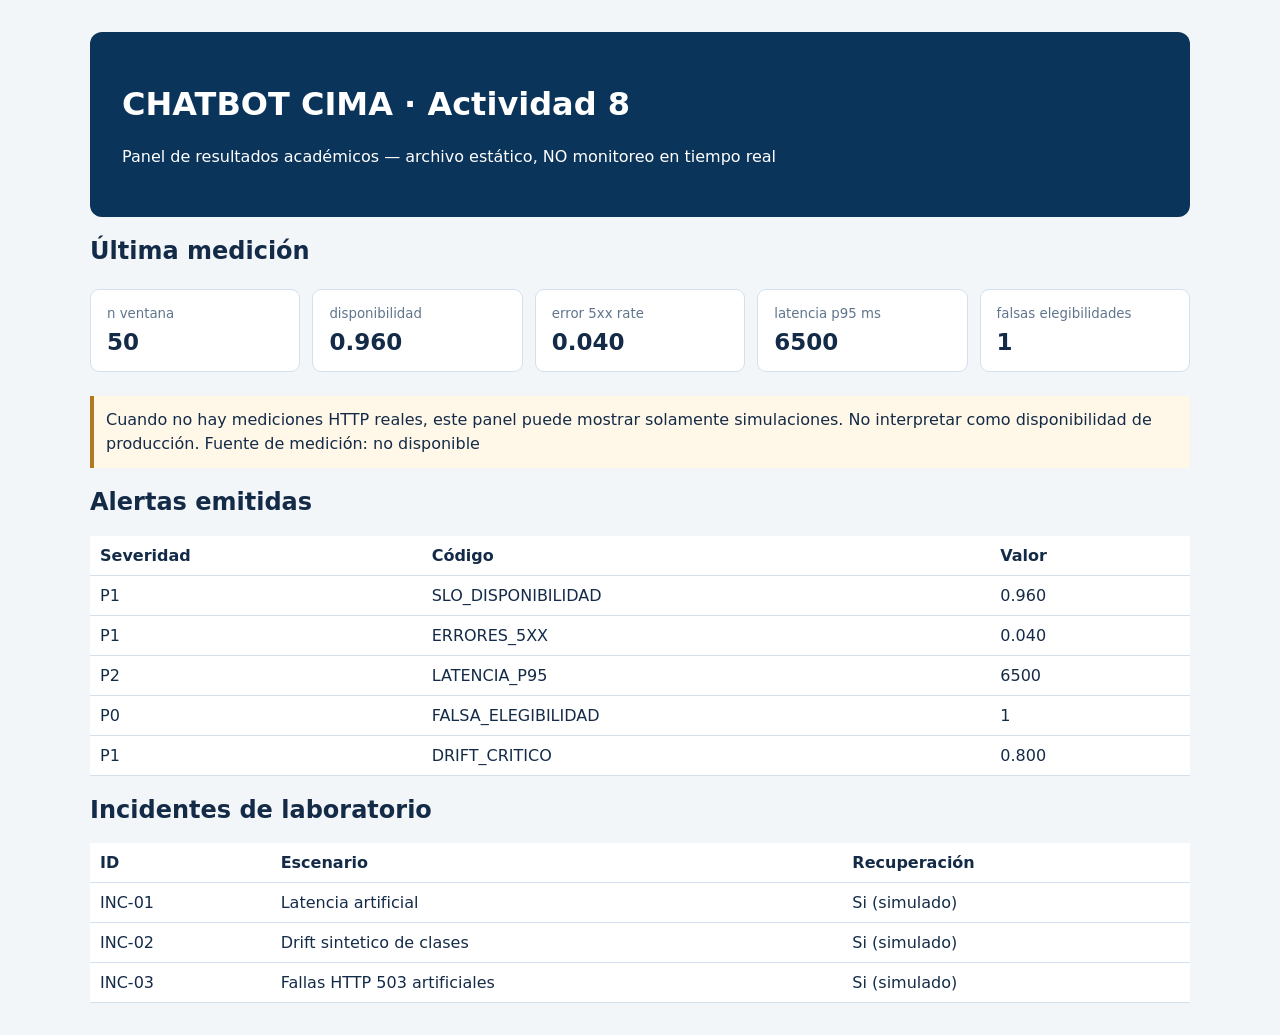
<file: Actividad8/results/dashboards/dashboard_simulado.html>
<!doctype html><html lang="es"><meta charset="utf-8"><meta name="viewport" content="width=device-width,initial-scale=1"><title>CIMA A8 - Observabilidad</title><style>body{font-family:system-ui;margin:2rem auto;max-width:1100px;background:#f3f6f9;color:#142b48;padding:0 1rem}header{background:#0b345b;color:white;padding:2rem;border-radius:12px}.grid{display:grid;grid-template-columns:repeat(auto-fit,minmax(180px,1fr));gap:12px;margin:24px 0}section{background:white;border:1px solid #d5e0ed;border-radius:9px;padding:16px}small{display:block;color:#60758d;margin-bottom:8px}strong{font-size:23px}table{border-collapse:collapse;width:100%;background:white}th,td{text-align:left;border-bottom:1px solid #d5e0ed;padding:10px}p{line-height:1.5}.note{border-left:4px solid #b17822;padding:12px;background:#fff7e7}</style><header><h1>CHATBOT CIMA · Actividad 8</h1><p>Panel de resultados académicos — archivo estático, NO monitoreo en tiempo real</p></header><h2>Última medición</h2><div class="grid"><section><small>n ventana</small><strong>50</strong></section><section><small>disponibilidad</small><strong>0.960</strong></section><section><small>error 5xx rate</small><strong>0.040</strong></section><section><small>latencia p95 ms</small><strong>6500</strong></section><section><small>falsas elegibilidades</small><strong>1</strong></section></div><p class="note">Cuando no hay mediciones HTTP reales, este panel puede mostrar solamente simulaciones. No interpretar como disponibilidad de producción. Fuente de medición: no disponible</p><h2>Alertas emitidas</h2><table><thead><tr><th>Severidad</th><th>Código</th><th>Valor</th></tr></thead><tbody><tr><td>P1</td><td>SLO_DISPONIBILIDAD</td><td>0.960</td></tr><tr><td>P1</td><td>ERRORES_5XX</td><td>0.040</td></tr><tr><td>P2</td><td>LATENCIA_P95</td><td>6500</td></tr><tr><td>P0</td><td>FALSA_ELEGIBILIDAD</td><td>1</td></tr><tr><td>P1</td><td>DRIFT_CRITICO</td><td>0.800</td></tr></tbody></table><h2>Incidentes de laboratorio</h2><table><thead><tr><th>ID</th><th>Escenario</th><th>Recuperación</th></tr></thead><tbody><tr><td>INC-01</td><td>Latencia artificial</td><td>Si (simulado)</td></tr><tr><td>INC-02</td><td>Drift sintetico de clases</td><td>Si (simulado)</td></tr><tr><td>INC-03</td><td>Fallas HTTP 503 artificiales</td><td>Si (simulado)</td></tr></tbody></table></html>
</file>
